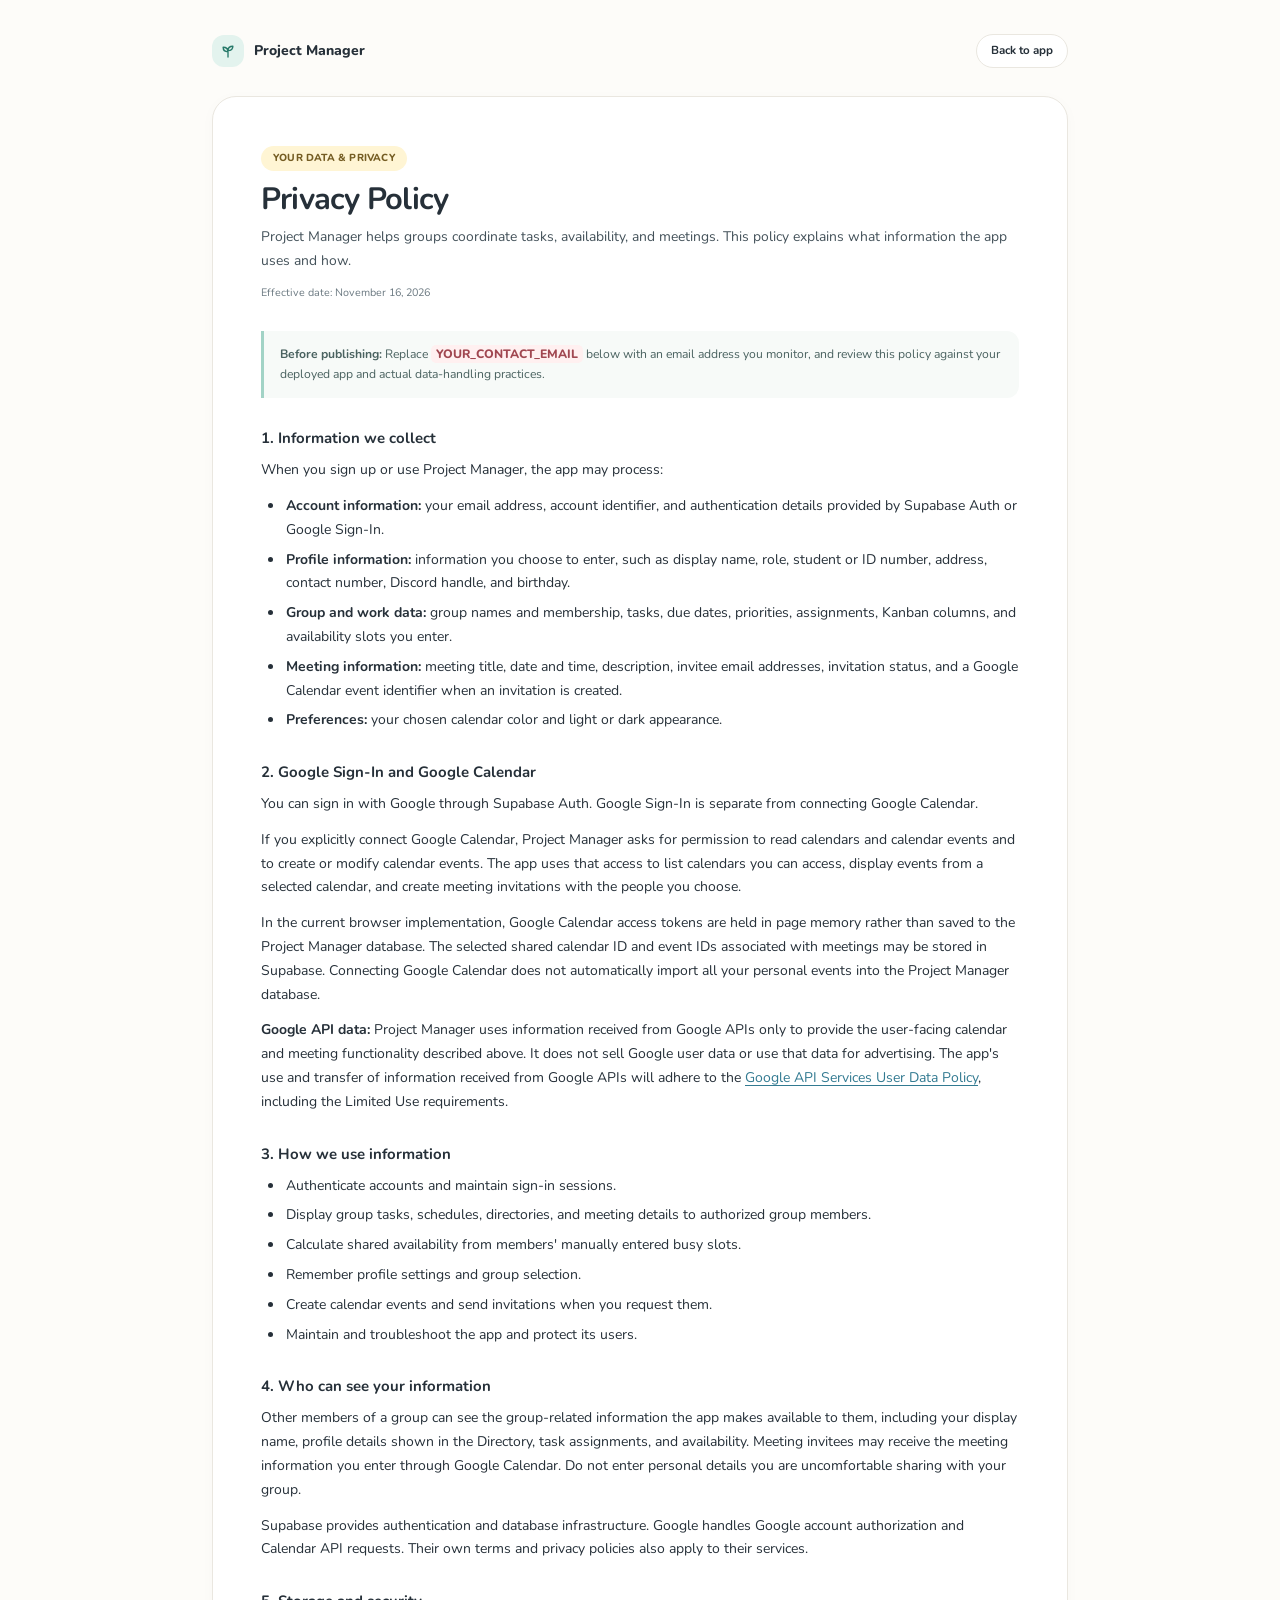
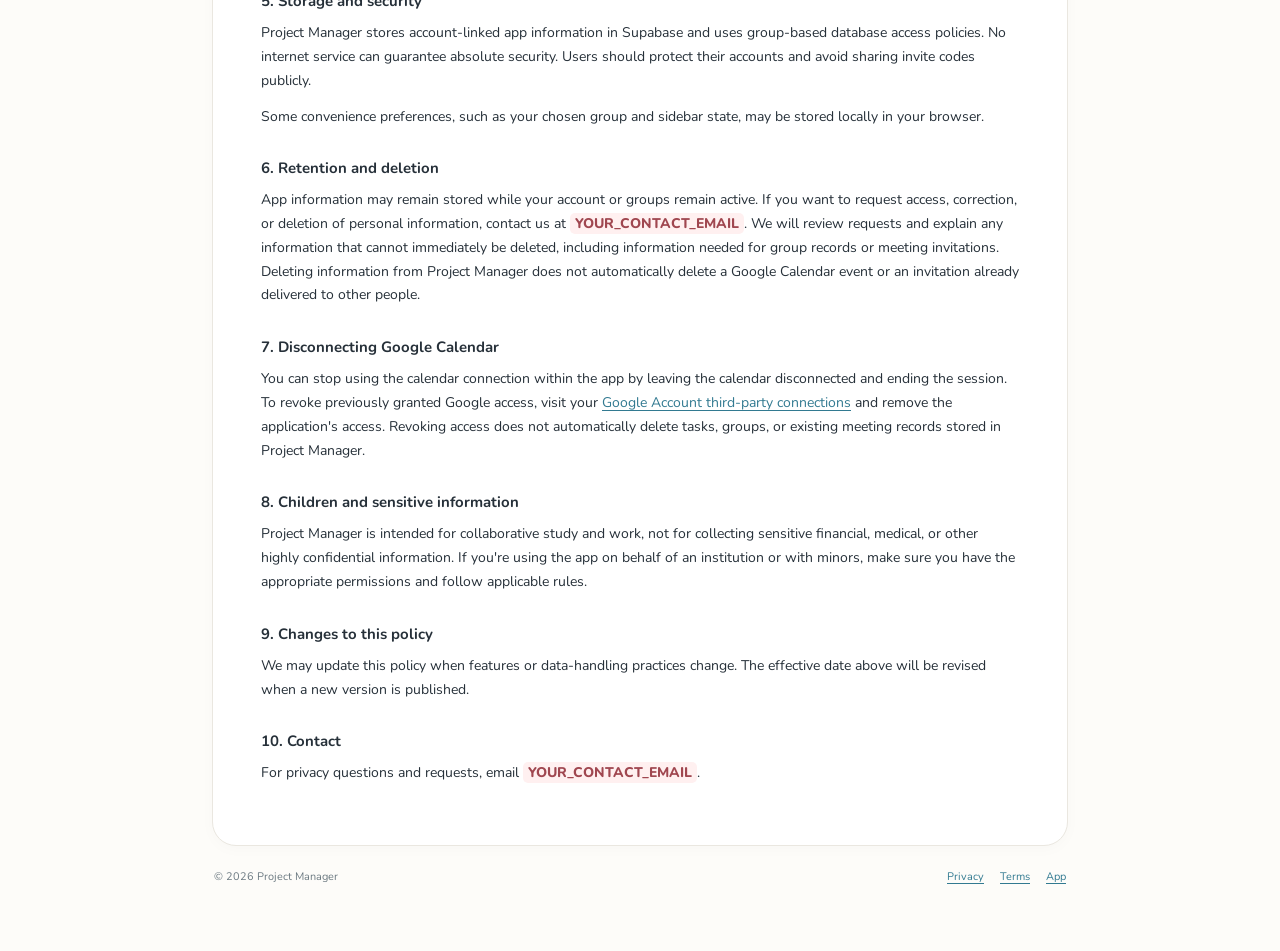
<file: privacy.html>
<!DOCTYPE html>
<html lang="en">
<head>
  <meta charset="utf-8">
  <meta name="viewport" content="width=device-width, initial-scale=1">
  <meta name="description" content="Privacy Policy for Project Manager, a collaborative task and scheduling application.">
  <title>Privacy Policy | Project Manager</title>
  <link rel="preconnect" href="https://fonts.googleapis.com">
  <link rel="preconnect" href="https://fonts.gstatic.com" crossorigin>
  <link href="https://fonts.googleapis.com/css2?family=Nunito:wght@400;600;700;800&display=swap" rel="stylesheet">
  <link rel="stylesheet" href="legal.css">
</head>
<body>
  <div class="shell">
    <header class="top">
      <a class="brand" href="./"><span class="mark" aria-hidden="true"><svg viewBox="0 0 24 24"><path d="M12 20v-7M12 13c-4 0-6.5-2.4-6.5-6 4.2 0 6.5 2.4 6.5 6ZM12 11.5c0-3.4 2.2-5.8 6.5-5.8 0 3.6-2.5 5.8-6.5 5.8Z"/></svg></span>Project Manager</a>
      <a class="back" href="./">Back to app</a>
    </header>
    <main class="card">
      <span class="eyebrow">YOUR DATA & PRIVACY</span>
      <h1>Privacy Policy</h1>
      <p class="lead">Project Manager helps groups coordinate tasks, availability, and meetings. This policy explains what information the app uses and how.</p>
      <p class="meta">Effective date: November 16, 2026</p>
      <div class="note"><strong>Before publishing:</strong> Replace <span class="placeholder">YOUR_CONTACT_EMAIL</span> below with an email address you monitor, and review this policy against your deployed app and actual data-handling practices.</div>

      <h2>1. Information we collect</h2>
      <p>When you sign up or use Project Manager, the app may process:</p>
      <ul>
        <li><strong>Account information:</strong> your email address, account identifier, and authentication details provided by Supabase Auth or Google Sign-In.</li>
        <li><strong>Profile information:</strong> information you choose to enter, such as display name, role, student or ID number, address, contact number, Discord handle, and birthday.</li>
        <li><strong>Group and work data:</strong> group names and membership, tasks, due dates, priorities, assignments, Kanban columns, and availability slots you enter.</li>
        <li><strong>Meeting information:</strong> meeting title, date and time, description, invitee email addresses, invitation status, and a Google Calendar event identifier when an invitation is created.</li>
        <li><strong>Preferences:</strong> your chosen calendar color and light or dark appearance.</li>
      </ul>

      <h2>2. Google Sign-In and Google Calendar</h2>
      <p>You can sign in with Google through Supabase Auth. Google Sign-In is separate from connecting Google Calendar.</p>
      <p>If you explicitly connect Google Calendar, Project Manager asks for permission to read calendars and calendar events and to create or modify calendar events. The app uses that access to list calendars you can access, display events from a selected calendar, and create meeting invitations with the people you choose.</p>
      <p>In the current browser implementation, Google Calendar access tokens are held in page memory rather than saved to the Project Manager database. The selected shared calendar ID and event IDs associated with meetings may be stored in Supabase. Connecting Google Calendar does not automatically import all your personal events into the Project Manager database.</p>
      <p><strong>Google API data:</strong> Project Manager uses information received from Google APIs only to provide the user-facing calendar and meeting functionality described above. It does not sell Google user data or use that data for advertising. The app's use and transfer of information received from Google APIs will adhere to the <a href="https://developers.google.com/terms/api-services-user-data-policy" target="_blank" rel="noopener noreferrer">Google API Services User Data Policy</a>, including the Limited Use requirements.</p>

      <h2>3. How we use information</h2>
      <ul>
        <li>Authenticate accounts and maintain sign-in sessions.</li>
        <li>Display group tasks, schedules, directories, and meeting details to authorized group members.</li>
        <li>Calculate shared availability from members' manually entered busy slots.</li>
        <li>Remember profile settings and group selection.</li>
        <li>Create calendar events and send invitations when you request them.</li>
        <li>Maintain and troubleshoot the app and protect its users.</li>
      </ul>

      <h2>4. Who can see your information</h2>
      <p>Other members of a group can see the group-related information the app makes available to them, including your display name, profile details shown in the Directory, task assignments, and availability. Meeting invitees may receive the meeting information you enter through Google Calendar. Do not enter personal details you are uncomfortable sharing with your group.</p>
      <p>Supabase provides authentication and database infrastructure. Google handles Google account authorization and Calendar API requests. Their own terms and privacy policies also apply to their services.</p>

      <h2>5. Storage and security</h2>
      <p>Project Manager stores account-linked app information in Supabase and uses group-based database access policies. No internet service can guarantee absolute security. Users should protect their accounts and avoid sharing invite codes publicly.</p>
      <p>Some convenience preferences, such as your chosen group and sidebar state, may be stored locally in your browser.</p>

      <h2>6. Retention and deletion</h2>
      <p>App information may remain stored while your account or groups remain active. If you want to request access, correction, or deletion of personal information, contact us at <span class="placeholder">YOUR_CONTACT_EMAIL</span>. We will review requests and explain any information that cannot immediately be deleted, including information needed for group records or meeting invitations. Deleting information from Project Manager does not automatically delete a Google Calendar event or an invitation already delivered to other people.</p>

      <h2>7. Disconnecting Google Calendar</h2>
      <p>You can stop using the calendar connection within the app by leaving the calendar disconnected and ending the session. To revoke previously granted Google access, visit your <a href="https://myaccount.google.com/connections" target="_blank" rel="noopener noreferrer">Google Account third-party connections</a> and remove the application's access. Revoking access does not automatically delete tasks, groups, or existing meeting records stored in Project Manager.</p>

      <h2>8. Children and sensitive information</h2>
      <p>Project Manager is intended for collaborative study and work, not for collecting sensitive financial, medical, or other highly confidential information. If you're using the app on behalf of an institution or with minors, make sure you have the appropriate permissions and follow applicable rules.</p>

      <h2>9. Changes to this policy</h2>
      <p>We may update this policy when features or data-handling practices change. The effective date above will be revised when a new version is published.</p>

      <h2>10. Contact</h2>
      <p>For privacy questions and requests, email <span class="placeholder">YOUR_CONTACT_EMAIL</span>.</p>
    </main>
    <footer><span>© 2026 Project Manager</span><nav class="footer-links" aria-label="Legal links"><a href="privacy.html" aria-current="page">Privacy</a><a href="terms.html">Terms</a><a href="./">App</a></nav></footer>
  </div>
</body>
</html>
</file>
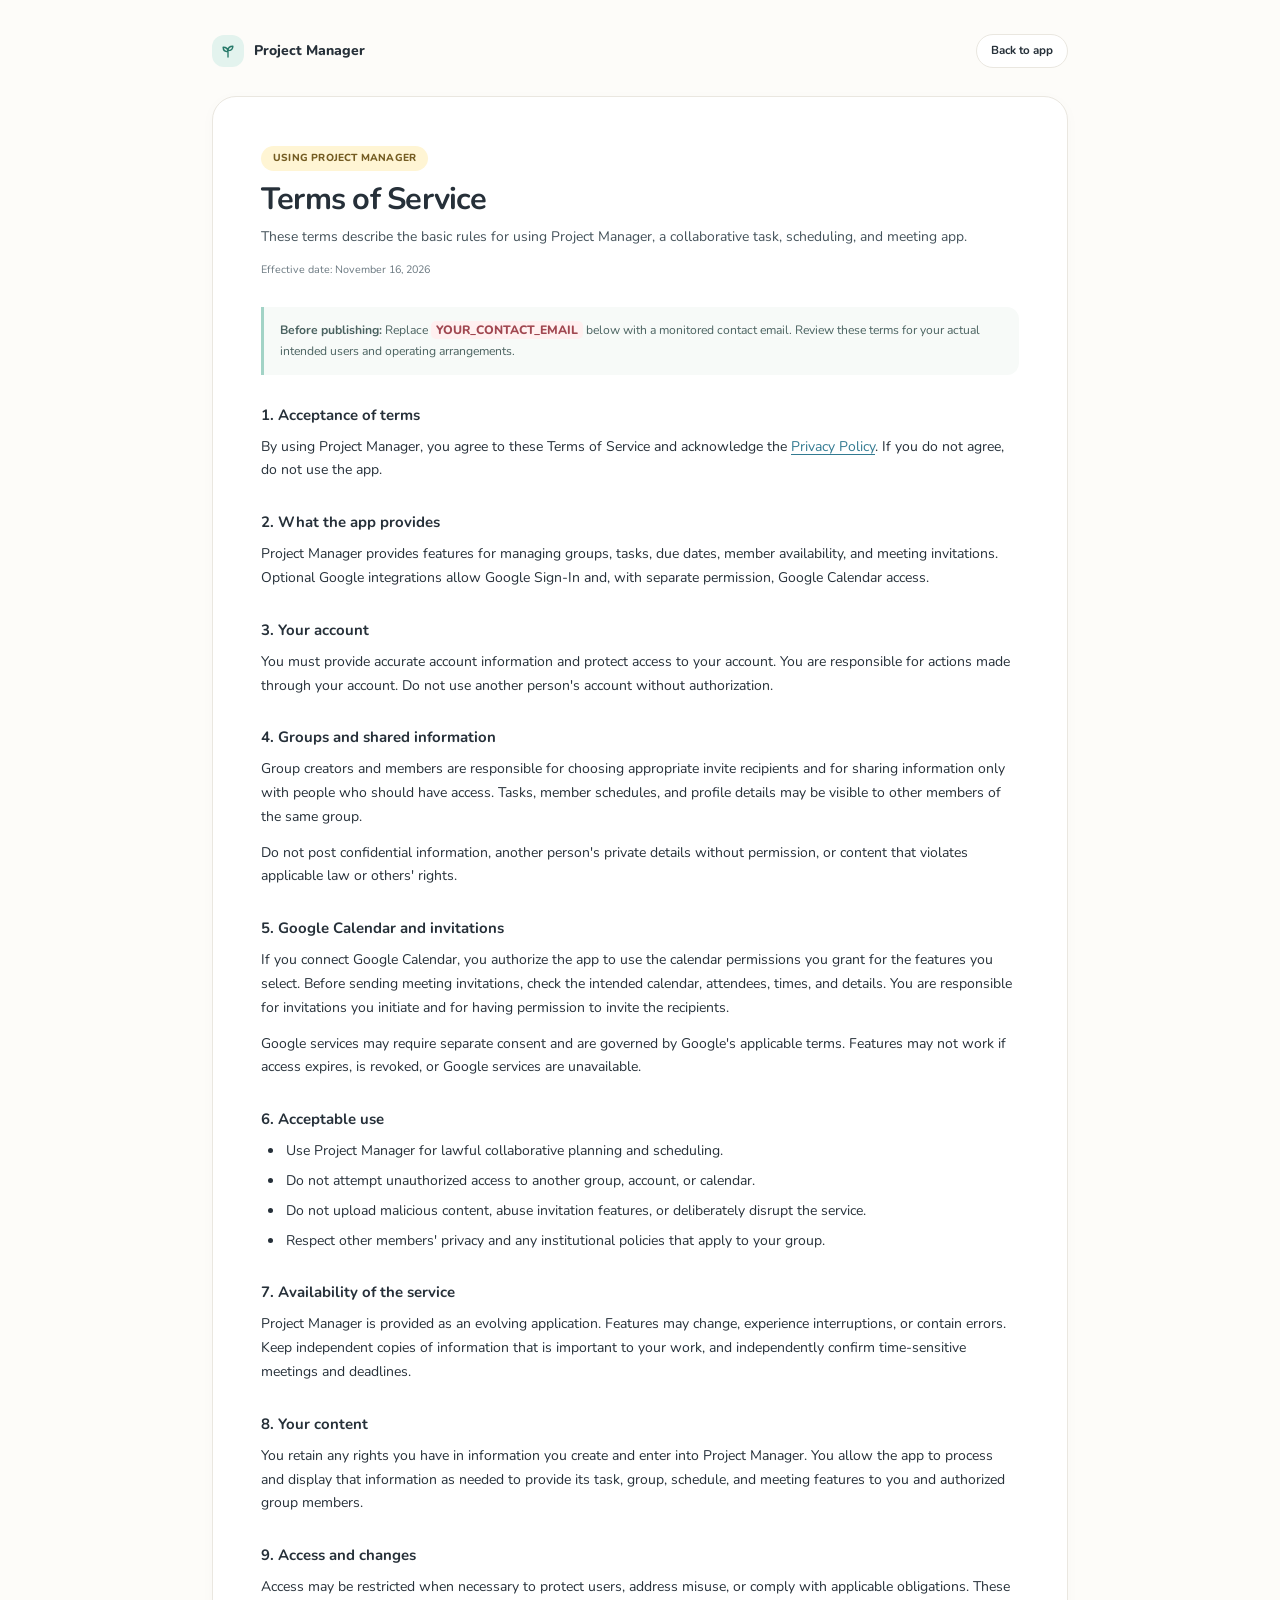
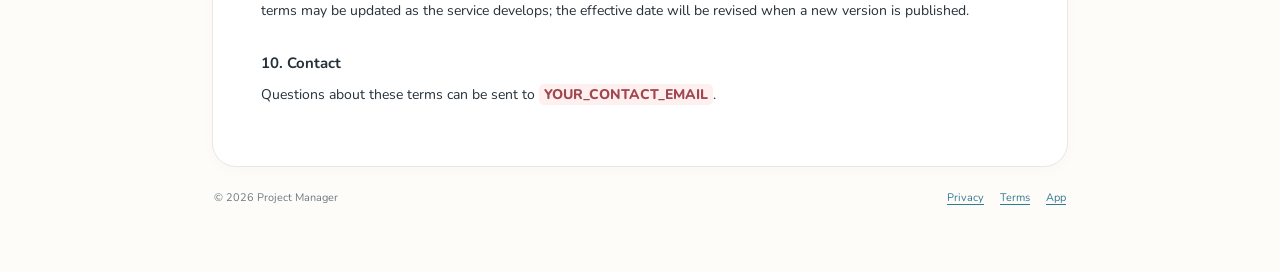
<file: terms.html>
<!DOCTYPE html>
<html lang="en">
<head>
  <meta charset="utf-8">
  <meta name="viewport" content="width=device-width, initial-scale=1">
  <meta name="description" content="Terms of Service for Project Manager, a collaborative task and scheduling application.">
  <title>Terms of Service | Project Manager</title>
  <link rel="preconnect" href="https://fonts.googleapis.com">
  <link rel="preconnect" href="https://fonts.gstatic.com" crossorigin>
  <link href="https://fonts.googleapis.com/css2?family=Nunito:wght@400;600;700;800&display=swap" rel="stylesheet">
  <link rel="stylesheet" href="legal.css">
</head>
<body>
  <div class="shell">
    <header class="top">
      <a class="brand" href="./"><span class="mark" aria-hidden="true"><svg viewBox="0 0 24 24"><path d="M12 20v-7M12 13c-4 0-6.5-2.4-6.5-6 4.2 0 6.5 2.4 6.5 6ZM12 11.5c0-3.4 2.2-5.8 6.5-5.8 0 3.6-2.5 5.8-6.5 5.8Z"/></svg></span>Project Manager</a>
      <a class="back" href="./">Back to app</a>
    </header>
    <main class="card">
      <span class="eyebrow">USING PROJECT MANAGER</span>
      <h1>Terms of Service</h1>
      <p class="lead">These terms describe the basic rules for using Project Manager, a collaborative task, scheduling, and meeting app.</p>
      <p class="meta">Effective date: November 16, 2026</p>
      <div class="note"><strong>Before publishing:</strong> Replace <span class="placeholder">YOUR_CONTACT_EMAIL</span> below with a monitored contact email. Review these terms for your actual intended users and operating arrangements.</div>

      <h2>1. Acceptance of terms</h2>
      <p>By using Project Manager, you agree to these Terms of Service and acknowledge the <a href="privacy.html">Privacy Policy</a>. If you do not agree, do not use the app.</p>

      <h2>2. What the app provides</h2>
      <p>Project Manager provides features for managing groups, tasks, due dates, member availability, and meeting invitations. Optional Google integrations allow Google Sign-In and, with separate permission, Google Calendar access.</p>

      <h2>3. Your account</h2>
      <p>You must provide accurate account information and protect access to your account. You are responsible for actions made through your account. Do not use another person's account without authorization.</p>

      <h2>4. Groups and shared information</h2>
      <p>Group creators and members are responsible for choosing appropriate invite recipients and for sharing information only with people who should have access. Tasks, member schedules, and profile details may be visible to other members of the same group.</p>
      <p>Do not post confidential information, another person's private details without permission, or content that violates applicable law or others' rights.</p>

      <h2>5. Google Calendar and invitations</h2>
      <p>If you connect Google Calendar, you authorize the app to use the calendar permissions you grant for the features you select. Before sending meeting invitations, check the intended calendar, attendees, times, and details. You are responsible for invitations you initiate and for having permission to invite the recipients.</p>
      <p>Google services may require separate consent and are governed by Google's applicable terms. Features may not work if access expires, is revoked, or Google services are unavailable.</p>

      <h2>6. Acceptable use</h2>
      <ul>
        <li>Use Project Manager for lawful collaborative planning and scheduling.</li>
        <li>Do not attempt unauthorized access to another group, account, or calendar.</li>
        <li>Do not upload malicious content, abuse invitation features, or deliberately disrupt the service.</li>
        <li>Respect other members' privacy and any institutional policies that apply to your group.</li>
      </ul>

      <h2>7. Availability of the service</h2>
      <p>Project Manager is provided as an evolving application. Features may change, experience interruptions, or contain errors. Keep independent copies of information that is important to your work, and independently confirm time-sensitive meetings and deadlines.</p>

      <h2>8. Your content</h2>
      <p>You retain any rights you have in information you create and enter into Project Manager. You allow the app to process and display that information as needed to provide its task, group, schedule, and meeting features to you and authorized group members.</p>

      <h2>9. Access and changes</h2>
      <p>Access may be restricted when necessary to protect users, address misuse, or comply with applicable obligations. These terms may be updated as the service develops; the effective date will be revised when a new version is published.</p>

      <h2>10. Contact</h2>
      <p>Questions about these terms can be sent to <span class="placeholder">YOUR_CONTACT_EMAIL</span>.</p>
    </main>
    <footer><span>© 2026 Project Manager</span><nav class="footer-links" aria-label="Legal links"><a href="privacy.html">Privacy</a><a href="terms.html" aria-current="page">Terms</a><a href="./">App</a></nav></footer>
  </div>
</body>
</html>
</file>
<file: legal.css>
:root{color-scheme:light;--bg:#fdfcf9;--panel:#fff;--ink:#263039;--muted:#6b7981;--border:#eae7e0;--mint:#e3f3ee;--mint-ink:#267969;--butter:#fff5d4;--blue:#e8f2fc}*{box-sizing:border-box}html{font-size:14px}body{margin:0;background:var(--bg);color:var(--ink);font-family:Nunito,system-ui,-apple-system,BlinkMacSystemFont,"Segoe UI",sans-serif;line-height:1.7}a{color:#327a91;text-underline-offset:3px}a:hover{color:#165c73}.shell{max-width:900px;margin:0 auto;padding:34px 22px 64px}.top{display:flex;align-items:center;justify-content:space-between;gap:16px;margin-bottom:28px}.brand{display:flex;align-items:center;gap:10px;color:inherit;text-decoration:none;font-weight:800;font-size:1rem}.mark{display:grid;place-items:center;width:32px;height:32px;border-radius:12px;background:var(--mint);color:var(--mint-ink)}.mark svg{width:18px;height:18px;fill:none;stroke:currentColor;stroke-width:1.8;stroke-linecap:round;stroke-linejoin:round}.back{display:inline-flex;align-items:center;min-height:34px;padding:6px 14px;border:1px solid var(--border);border-radius:999px;background:var(--panel);color:var(--ink);text-decoration:none;font-weight:700;font-size:.83rem}.card{background:var(--panel);border:1px solid var(--border);border-radius:24px;padding:clamp(22px,5vw,48px);box-shadow:0 3px 15px rgba(55,45,31,.025)}.eyebrow{display:inline-block;margin:0 0 10px;padding:4px 12px;border-radius:999px;background:var(--butter);color:#755d23;font-size:.73rem;font-weight:800;letter-spacing:.02em}h1{font-size:clamp(1.7rem,3.5vw,2.2rem);line-height:1.2;margin:0 0 7px;letter-spacing:-.025em}h2{font-size:1.07rem;margin:30px 0 9px;line-height:1.4}p{margin:0 0 12px}.lead{font-size:.99rem;color:#435159}.meta{font-size:.77rem;color:var(--muted);margin-bottom:28px}.note{padding:13px 16px;margin:16px 0 24px;background:#f7faf8;border-left:3px solid #a2d3c6;border-radius:0 12px 12px 0;color:#4a6260;font-size:.87rem}ul{margin:8px 0 14px;padding-left:23px}li{padding-left:2px;margin:6px 0}footer{display:flex;justify-content:space-between;flex-wrap:wrap;gap:12px;margin:22px 2px 0;color:var(--muted);font-size:.78rem}.footer-links{display:flex;gap:16px}.placeholder{font-weight:800;color:#a04750;background:#fff0f0;padding:1px 5px;border-radius:5px}@media(max-width:600px){.shell{padding:18px 12px 40px}.top{margin-bottom:14px}.card{border-radius:18px}.back{font-size:.76rem}}
</file>
